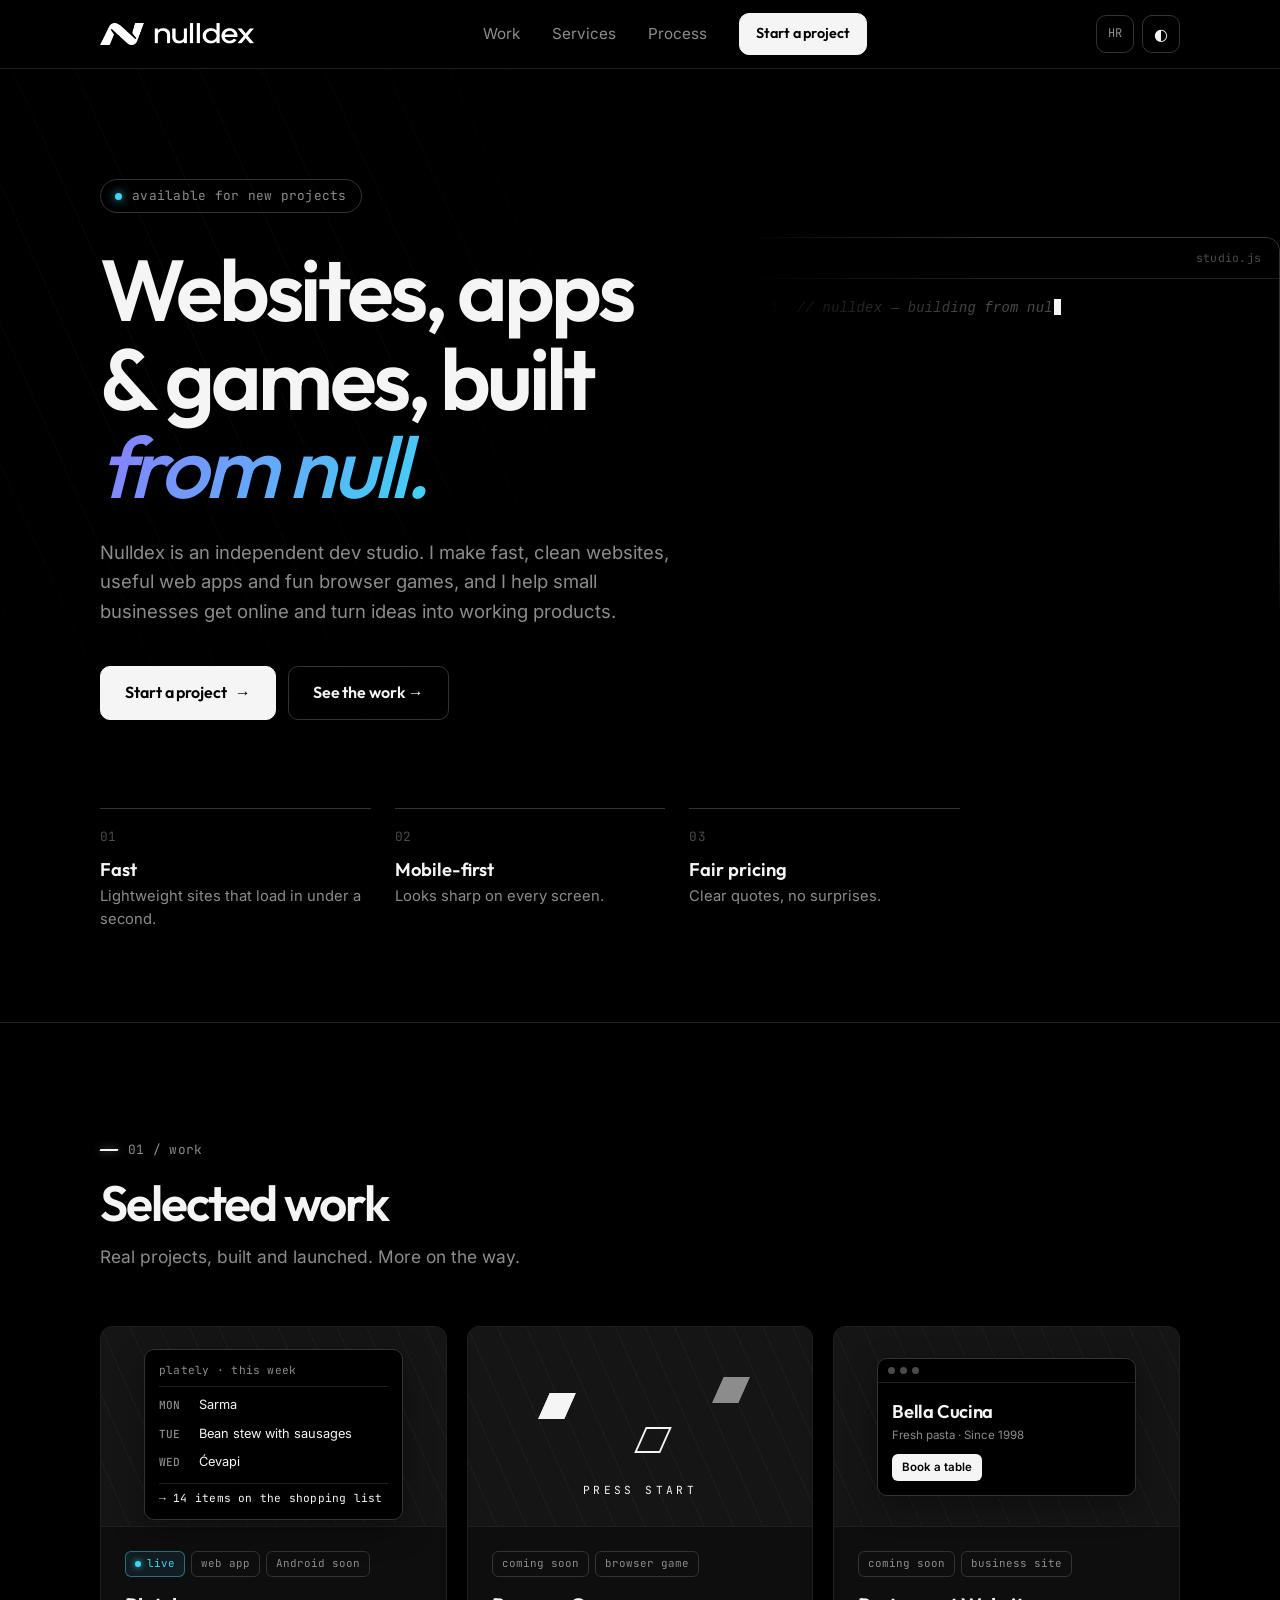
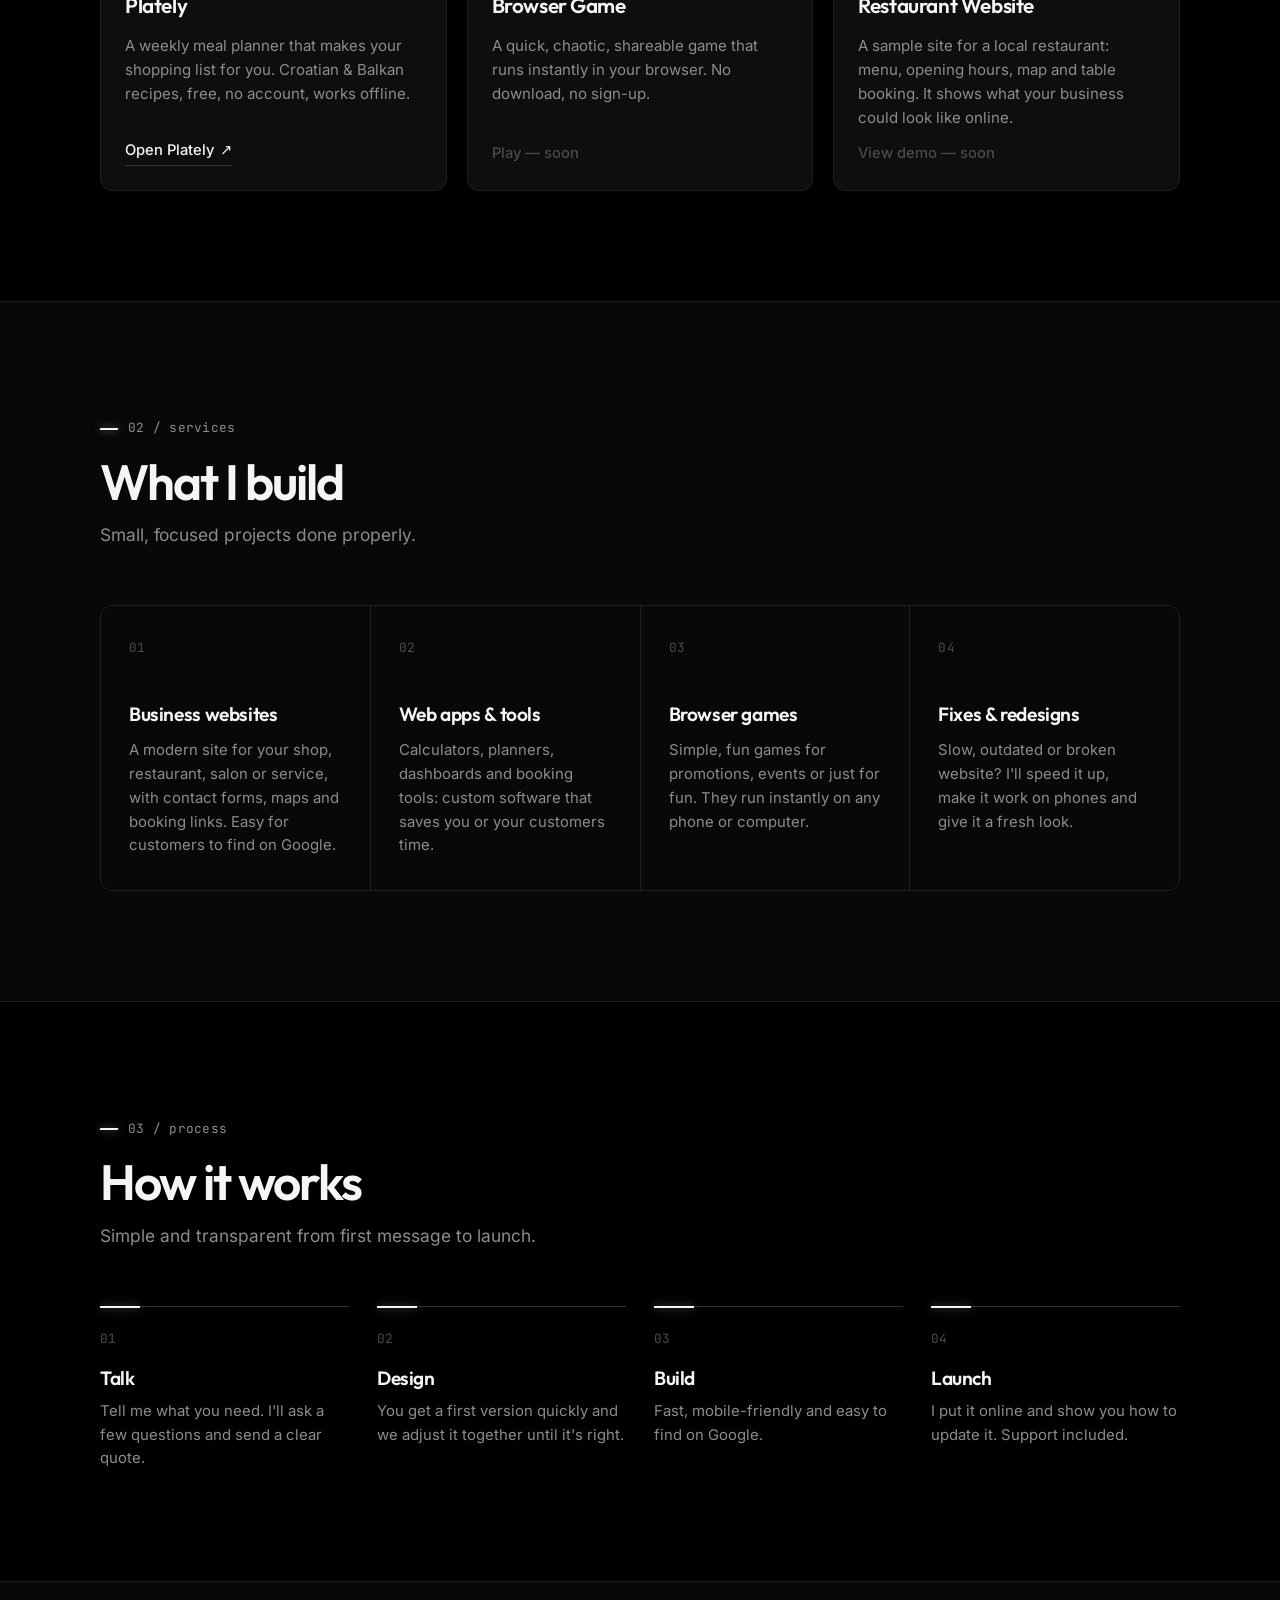
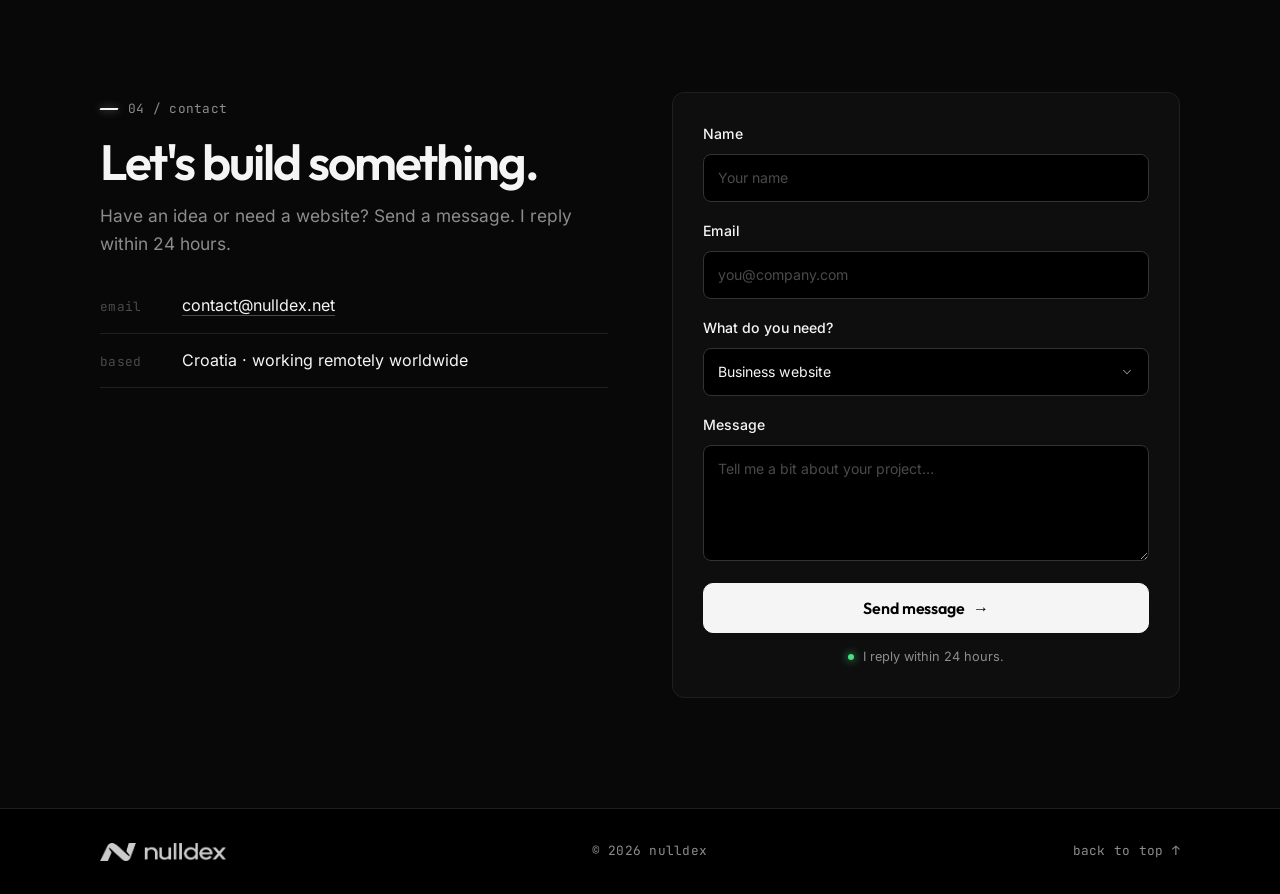
<file: index.html>
<!doctype html>
<html lang="en">
<head>
  <meta charset="utf-8">
  <meta name="viewport" content="width=device-width, initial-scale=1">
  <title>Nulldex — Websites, Apps & Games</title>
  <meta name="description" content="Nulldex is an independent dev studio building fast websites, useful web apps and browser games.">
  <meta name="theme-color" content="#000000">
  <link rel="icon" type="image/png" href="/assets/favicon-64.png">
  <link rel="apple-touch-icon" href="/assets/apple-touch-icon.png">
  <meta property="og:title" content="Nulldex — Websites, Apps & Games">
  <meta property="og:description" content="Independent dev studio building fast websites, useful web apps and browser games.">
  <meta property="og:image" content="https://nulldex.net/assets/icon-512.png">
  <link rel="preload" href="/assets/fonts/outfit.woff2" as="font" type="font/woff2" crossorigin>
  <link rel="preload" href="/assets/fonts/inter.woff2" as="font" type="font/woff2" crossorigin>
  <link rel="preload" href="/assets/fonts/jetbrains-mono.woff2" as="font" type="font/woff2" crossorigin>
  <link rel="stylesheet" href="/style.css?v=6">
  <link rel="alternate" hreflang="en" href="https://nulldex.net/">
  <link rel="alternate" hreflang="hr" href="https://nulldex.net/hr/">
  <link rel="alternate" hreflang="x-default" href="https://nulldex.net/">
  <script>try{var t=localStorage.getItem("theme");if(t)document.documentElement.dataset.theme=t;}catch(e){}</script>
</head>
<body>
  <header class="nav">
    <div class="container nav-inner">
      <a href="#top" class="logo" aria-label="Nulldex home"><img src="/assets/logo-full.png" alt="nulldex" class="logo-img" width="154" height="22"></a>
      <nav class="nav-links" id="navLinks">
        <a href="#work">Work</a>
        <a href="#services">Services</a>
        <a href="#process">Process</a>
        <a href="#contact" class="btn btn-small">Start a project</a>
      </nav>
      <div class="nav-actions">
        <a href="/hr/" class="icon-btn lang-btn mono" data-lang="hr" hreflang="hr" title="Hrvatski">HR</a>
        <button class="icon-btn" id="themeToggle" aria-label="Toggle light / dark">◐</button>
        <button class="icon-btn menu-btn" id="menuBtn" aria-label="Open menu">☰</button>
      </div>
    </div>
  </header>

  <main id="top">
    <!-- HERO -->
    <section class="hero">
      <div class="hero-code" aria-hidden="true">
        <div class="code-window">
          <div class="code-bar"><span class="mono" id="codeFile">studio.js</span></div>
          <pre class="code mono"><code id="typed"></code></pre>
        </div>
      </div>
      <div class="container hero-inner">
        <p class="eyebrow mono"><span class="dot"></span> available for new projects</p>
        <h1>Websites, apps<br>&amp; games, built<br><span class="slant">from null.</span></h1>
        <p class="lead">
          Nulldex is an independent dev studio. I make fast, clean websites, useful web apps and fun browser games,
          and I help small businesses get online and turn ideas into working products.
        </p>
        <div class="hero-ctas">
          <a href="#contact" class="btn">Start a project</a>
          <a href="#work" class="btn btn-ghost">See the work →</a>
        </div>
        <ul class="stats">
          <li><span class="mono">01</span><strong>Fast</strong><p>Lightweight sites that load in under a second.</p></li>
          <li><span class="mono">02</span><strong>Mobile-first</strong><p>Looks sharp on every screen.</p></li>
          <li><span class="mono">03</span><strong>Fair pricing</strong><p>Clear quotes, no surprises.</p></li>
        </ul>
      </div>
    </section>

    <!-- WORK -->
    <section id="work" class="section">
      <div class="container">
        <div class="section-head">
          <span class="section-label mono">01 / work</span>
          <h2 class="section-title">Selected work</h2>
          <p class="section-sub">Real projects, built and launched. More on the way.</p>
        </div>

        <div class="projects">
          <article class="project">
            <div class="project-thumb" translate="no">
              <div class="mock">
                <div class="mock-head mono">plately · this week</div>
                <div class="mock-row"><b class="mono">MON</b> Sarma</div>
                <div class="mock-row"><b class="mono">TUE</b> Bean stew with sausages</div>
                <div class="mock-row"><b class="mono">WED</b> Ćevapi</div>
                <div class="mock-foot mono">→ 14 items on the shopping list</div>
              </div>
            </div>
            <div class="project-body">
              <div class="tags"><span class="tag tag-active"><span class="tag-dot"></span>live</span><span class="tag">web app</span><span class="tag">Android soon</span></div>
              <h3>Plately</h3>
              <p>A weekly meal planner that makes your shopping list for you. Croatian &amp; Balkan recipes, free, no account, works offline.</p>
              <a class="link link-live" href="https://plately.nulldex.net" target="_blank" rel="noopener">Open Plately <span aria-hidden="true">↗</span></a>
            </div>
          </article>

          <article class="project">
            <div class="project-thumb" translate="no">
              <div class="game-art">
                <span class="pix p1"></span><span class="pix p2"></span><span class="pix p3"></span>
                <span class="game-label mono">press start</span>
              </div>
            </div>
            <div class="project-body">
              <div class="tags"><span class="tag">coming soon</span><span class="tag">browser game</span></div>
              <h3>Browser Game</h3>
              <p>A quick, chaotic, shareable game that runs instantly in your browser. No download, no sign-up.</p>
              <a class="link" href="#" aria-disabled="true">Play — soon</a>
            </div>
          </article>

          <article class="project">
            <div class="project-thumb" translate="no">
              <div class="mock mock-site">
                <div class="mock-bar"><i></i><i></i><i></i></div>
                <div class="mock-hero">Bella Cucina</div>
                <div class="mock-sub">Fresh pasta · Since 1998</div>
                <div class="mock-btn">Book a table</div>
              </div>
            </div>
            <div class="project-body">
              <div class="tags"><span class="tag">coming soon</span><span class="tag">business site</span></div>
              <h3>Restaurant Website</h3>
              <p>A sample site for a local restaurant: menu, opening hours, map and table booking. It shows what your business could look like online.</p>
              <a class="link" href="#" aria-disabled="true">View demo — soon</a>
            </div>
          </article>
        </div>
      </div>
    </section>

    <!-- SERVICES -->
    <section id="services" class="section section-alt">
      <div class="container">
        <div class="section-head">
          <span class="section-label mono">02 / services</span>
          <h2 class="section-title">What I build</h2>
          <p class="section-sub">Small, focused projects done properly.</p>
        </div>
        <div class="cards">
          <div class="card">
            <span class="card-num mono">01</span>
            <h3>Business websites</h3>
            <p>A modern site for your shop, restaurant, salon or service, with contact forms, maps and booking links. Easy for customers to find on Google.</p>
          </div>
          <div class="card">
            <span class="card-num mono">02</span>
            <h3>Web apps &amp; tools</h3>
            <p>Calculators, planners, dashboards and booking tools: custom software that saves you or your customers time.</p>
          </div>
          <div class="card">
            <span class="card-num mono">03</span>
            <h3>Browser games</h3>
            <p>Simple, fun games for promotions, events or just for fun. They run instantly on any phone or computer.</p>
          </div>
          <div class="card">
            <span class="card-num mono">04</span>
            <h3>Fixes &amp; redesigns</h3>
            <p>Slow, outdated or broken website? I'll speed it up, make it work on phones and give it a fresh look.</p>
          </div>
        </div>
      </div>
    </section>

    <!-- PROCESS -->
    <section id="process" class="section">
      <div class="container">
        <div class="section-head">
          <span class="section-label mono">03 / process</span>
          <h2 class="section-title">How it works</h2>
          <p class="section-sub">Simple and transparent from first message to launch.</p>
        </div>
        <ol class="steps">
          <li><span class="step-num mono">01</span><h3>Talk</h3><p>Tell me what you need. I'll ask a few questions and send a clear quote.</p></li>
          <li><span class="step-num mono">02</span><h3>Design</h3><p>You get a first version quickly and we adjust it together until it's right.</p></li>
          <li><span class="step-num mono">03</span><h3>Build</h3><p>Fast, mobile-friendly and easy to find on Google.</p></li>
          <li><span class="step-num mono">04</span><h3>Launch</h3><p>I put it online and show you how to update it. Support included.</p></li>
        </ol>
      </div>
    </section>

    <!-- CONTACT -->
    <section id="contact" class="section section-alt">
      <div class="container contact">
        <div>
          <span class="section-label mono">04 / contact</span>
          <h2 class="section-title">Let's build something.</h2>
          <p class="section-sub">Have an idea or need a website? Send a message. I reply within 24 hours.</p>
          <ul class="contact-list">
            <li><span class="mono">email</span><a href="mailto:contact@nulldex.net">contact@nulldex.net</a></li>
            <li><span class="mono">based</span>Croatia · working remotely worldwide</li>
          </ul>
        </div>
        <form class="form" id="contactForm">
          <label>Name<input type="text" name="name" required placeholder="Your name"></label>
          <label>Email<input type="email" name="email" required placeholder="you@company.com"></label>
          <label>What do you need?
            <select name="type">
              <option>Business website</option>
              <option>Web app / tool</option>
              <option>Browser game</option>
              <option>Fix / redesign</option>
              <option>Something else</option>
            </select>
          </label>
          <label>Message<textarea name="message" rows="4" required placeholder="Tell me a bit about your project…"></textarea></label>
          <input type="text" name="website" class="hp" tabindex="-1" autocomplete="off" aria-hidden="true">
          <button class="btn" type="submit">Send message</button>
          <p class="form-note" id="formNote" role="status">I reply within 24 hours.</p>
        </form>
      </div>
    </section>
  </main>

  <footer class="footer">
    <div class="container footer-inner">
      <img src="/assets/logo-full.png" alt="nulldex" class="logo-img footer-logo" width="126" height="18" loading="lazy">
      <span class="mono">© <span id="year"></span> nulldex</span>
      <a href="#top" class="mono">back to top ↑</a>
    </div>
  </footer>

  <script src="/script.js?v=4"></script>
</body>
</html>
</file>
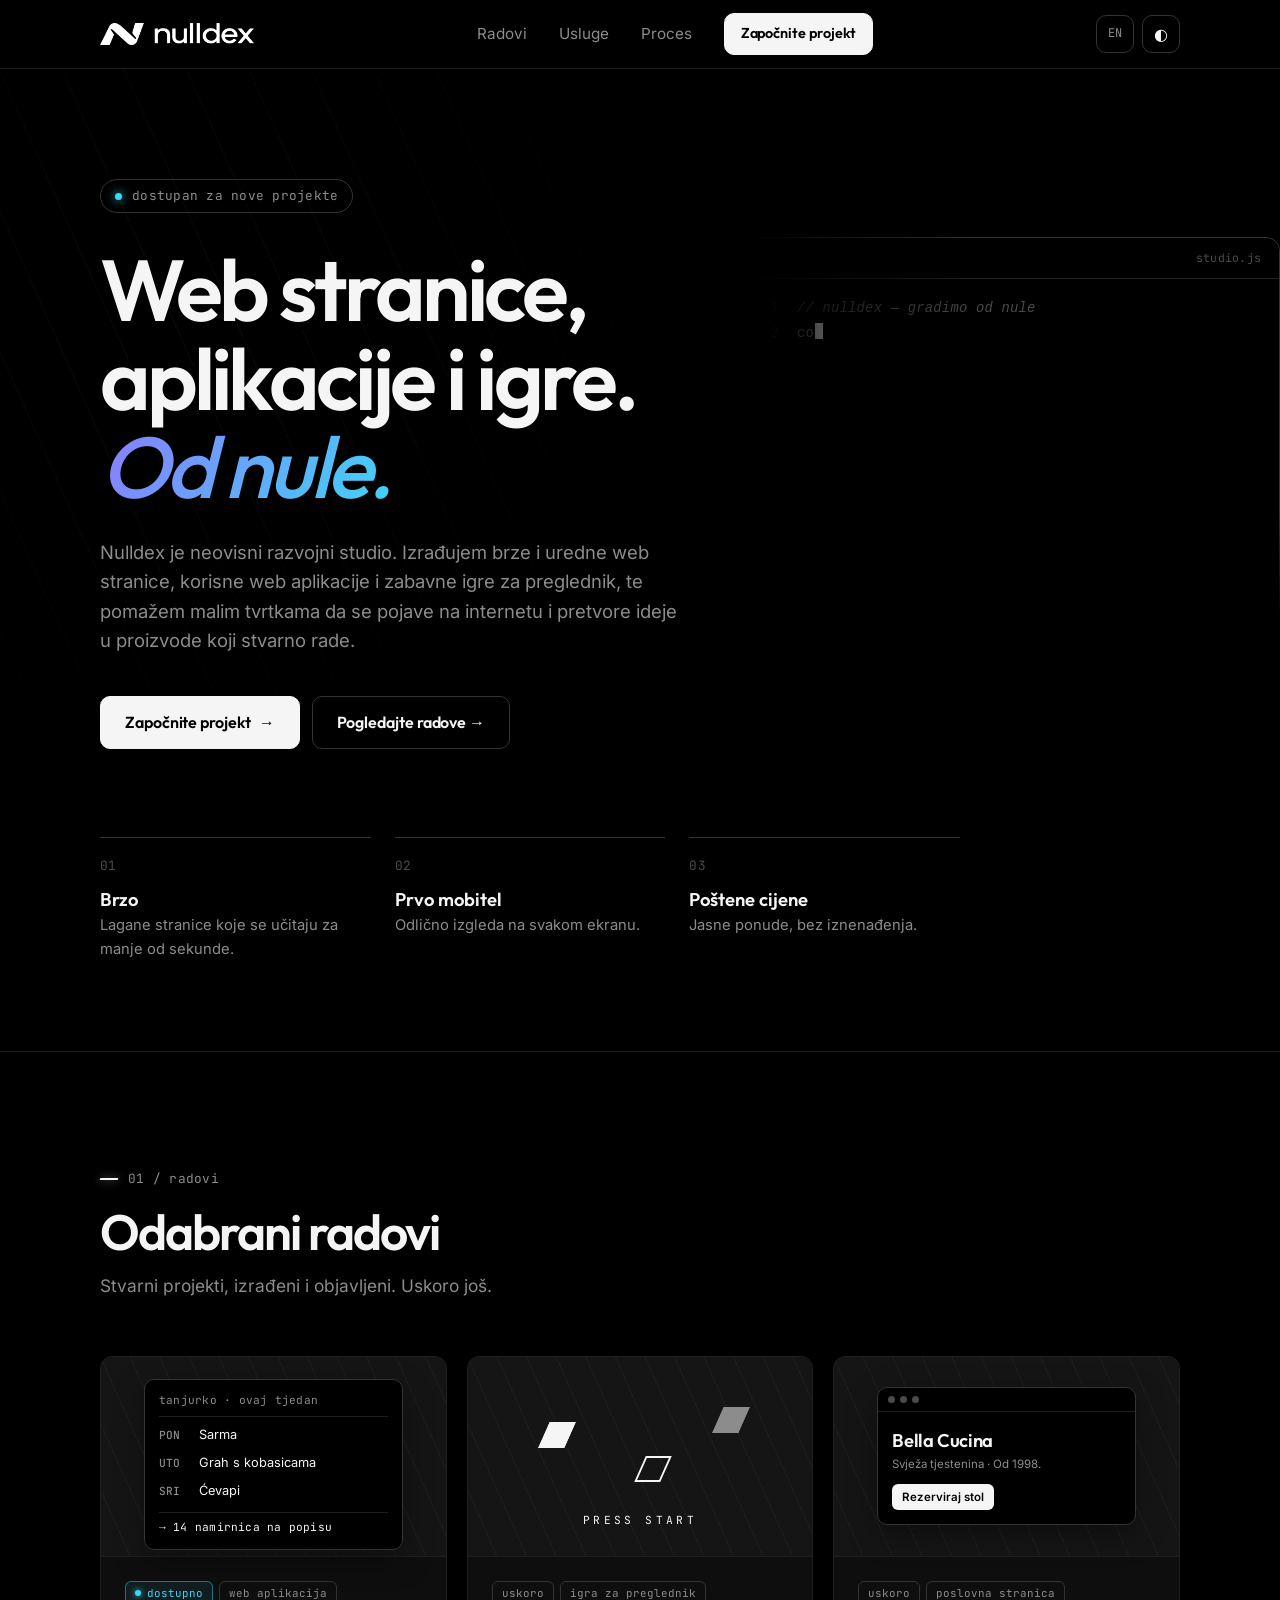
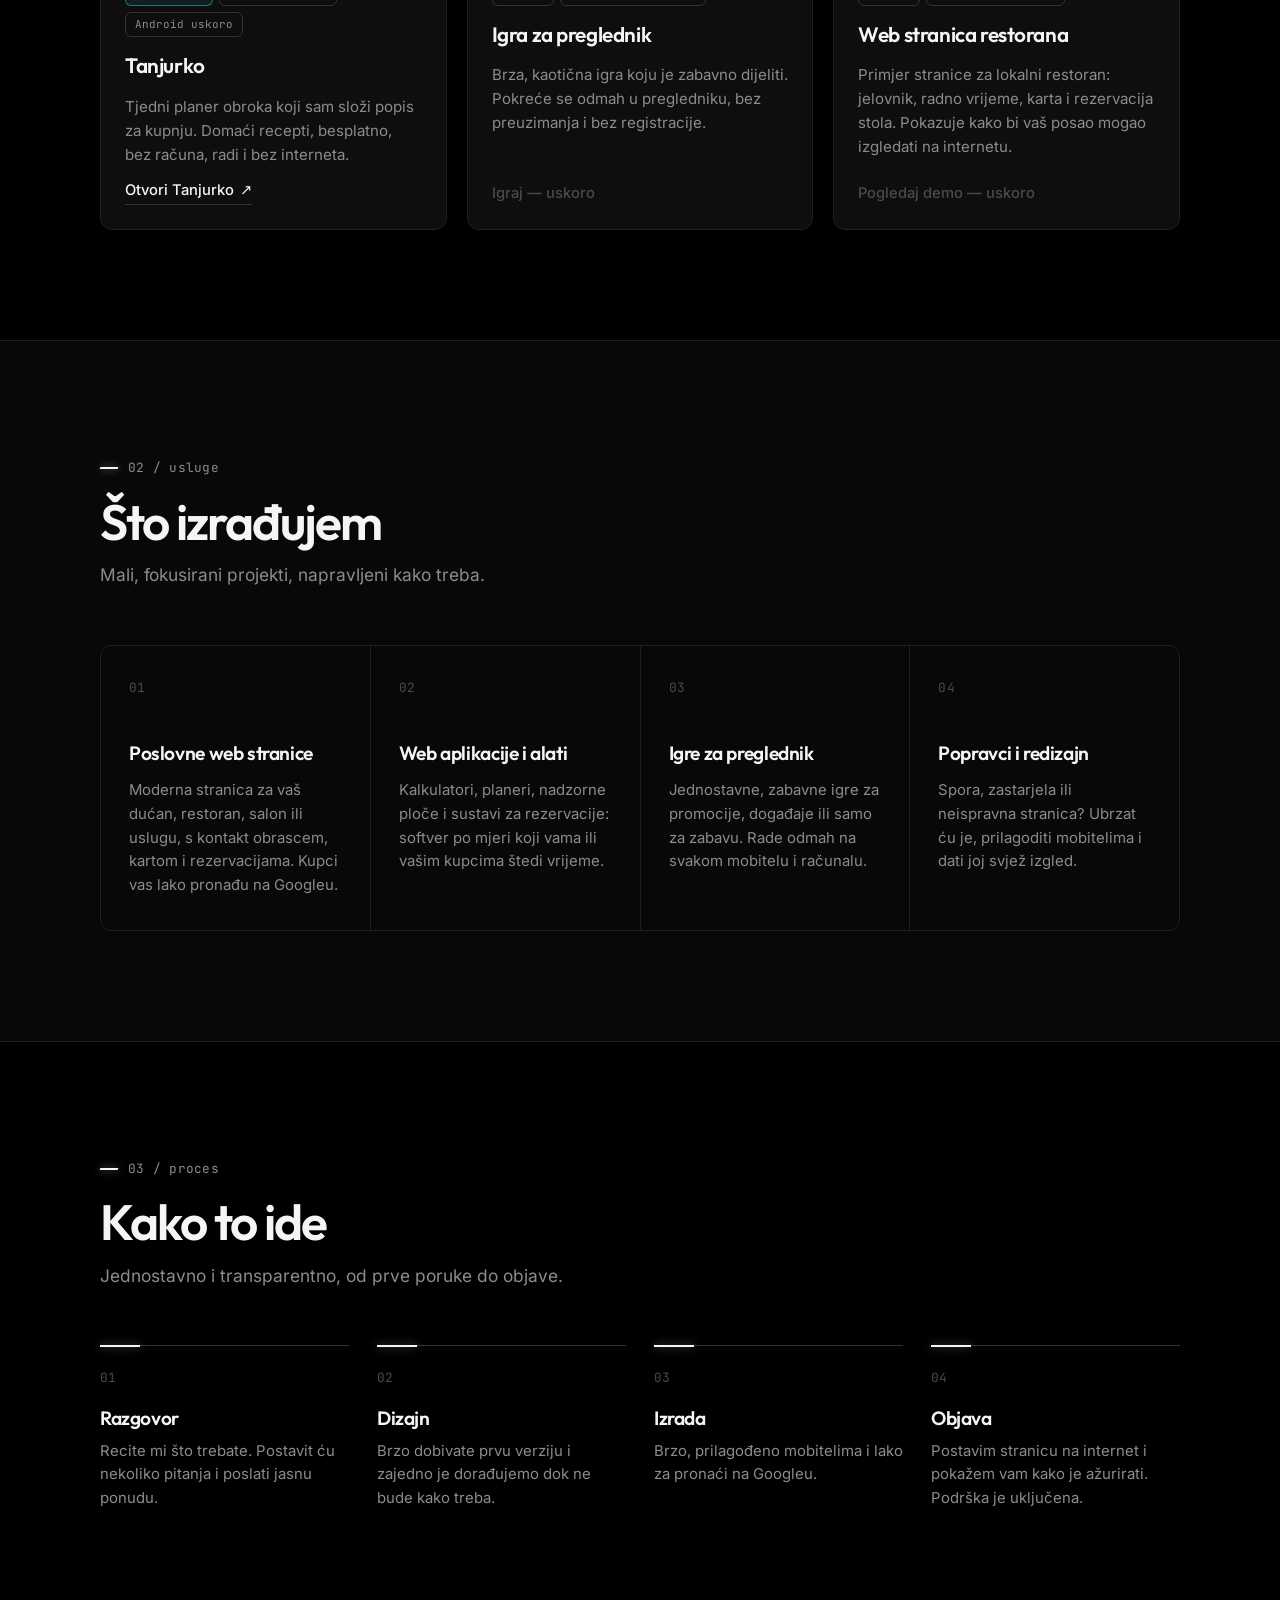
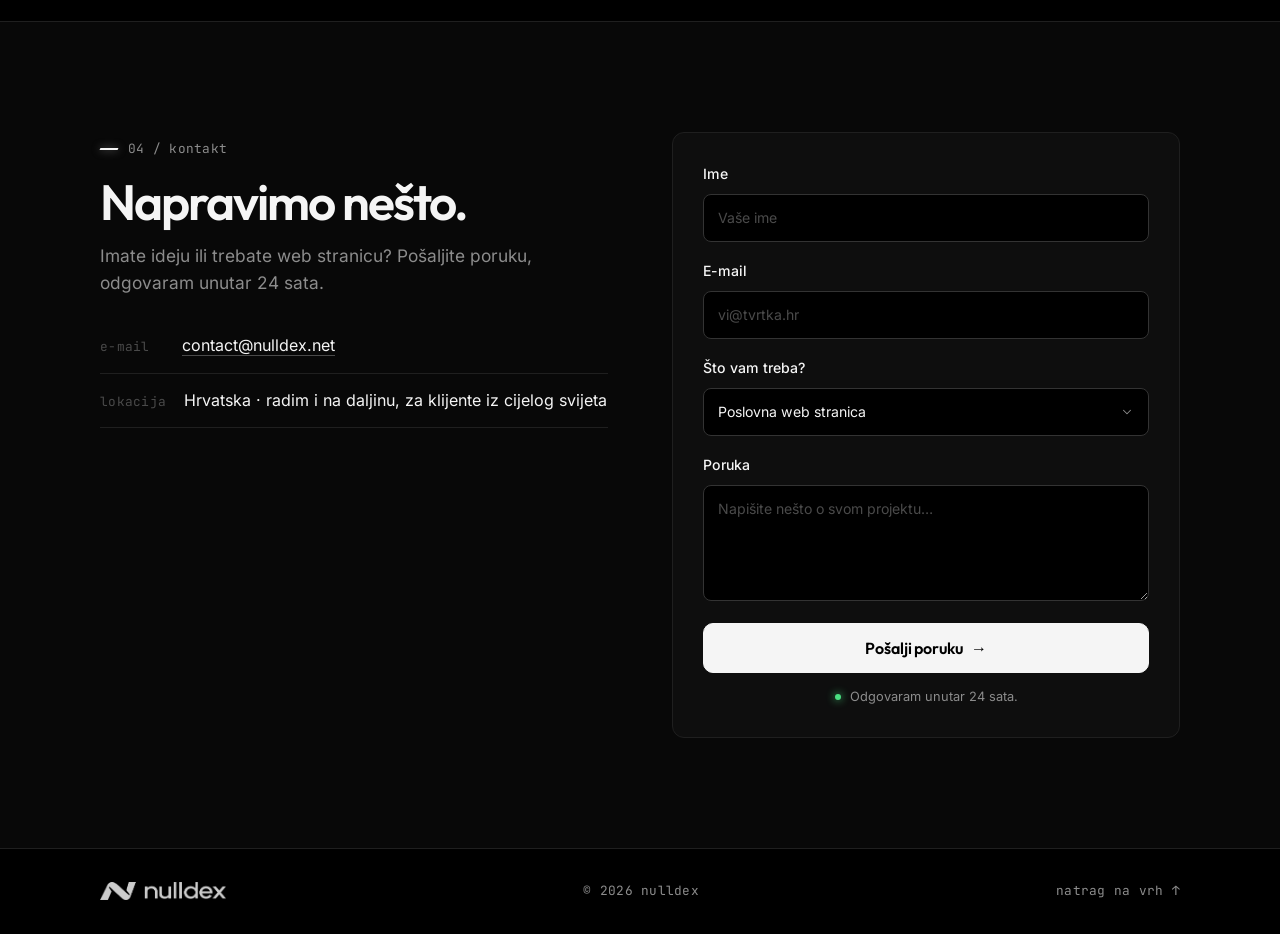
<file: hr/index.html>
<!doctype html>
<html lang="hr">
<head>
  <meta charset="utf-8">
  <meta name="viewport" content="width=device-width, initial-scale=1">
  <title>Nulldex — Web stranice, aplikacije i igre</title>
  <meta name="description" content="Nulldex je neovisni razvojni studio koji izrađuje brze web stranice, korisne web aplikacije i igre za preglednik.">
  <meta name="theme-color" content="#000000">
  <link rel="icon" type="image/png" href="/assets/favicon-64.png">
  <link rel="apple-touch-icon" href="/assets/apple-touch-icon.png">
  <meta property="og:title" content="Nulldex — Web stranice, aplikacije i igre">
  <meta property="og:description" content="Neovisni razvojni studio: brze web stranice, korisne web aplikacije i igre za preglednik.">
  <meta property="og:image" content="https://nulldex.net/assets/icon-512.png">
  <meta property="og:locale" content="hr_HR">
  <link rel="preload" href="/assets/fonts/outfit.woff2" as="font" type="font/woff2" crossorigin>
  <link rel="preload" href="/assets/fonts/inter.woff2" as="font" type="font/woff2" crossorigin>
  <link rel="preload" href="/assets/fonts/jetbrains-mono.woff2" as="font" type="font/woff2" crossorigin>
  <link rel="preload" href="/assets/fonts/outfit-ext.woff2" as="font" type="font/woff2" crossorigin>
  <link rel="preload" href="/assets/fonts/inter-ext.woff2" as="font" type="font/woff2" crossorigin>
  <link rel="stylesheet" href="/style.css?v=6">
  <link rel="alternate" hreflang="en" href="https://nulldex.net/">
  <link rel="alternate" hreflang="hr" href="https://nulldex.net/hr/">
  <link rel="alternate" hreflang="x-default" href="https://nulldex.net/">
  <script>try{var t=localStorage.getItem("theme");if(t)document.documentElement.dataset.theme=t;}catch(e){}</script>
</head>
<body>
  <header class="nav">
    <div class="container nav-inner">
      <a href="#top" class="logo" aria-label="Nulldex početna"><img src="/assets/logo-full.png" alt="nulldex" class="logo-img" width="154" height="22"></a>
      <nav class="nav-links" id="navLinks">
        <a href="#work">Radovi</a>
        <a href="#services">Usluge</a>
        <a href="#process">Proces</a>
        <a href="#contact" class="btn btn-small">Započnite projekt</a>
      </nav>
      <div class="nav-actions">
        <a href="/" class="icon-btn lang-btn mono" data-lang="en" hreflang="en" title="English">EN</a>
        <button class="icon-btn" id="themeToggle" aria-label="Promijeni svijetlu / tamnu temu">◐</button>
        <button class="icon-btn menu-btn" id="menuBtn" aria-label="Otvori izbornik">☰</button>
      </div>
    </div>
  </header>

  <main id="top">
    <!-- HERO -->
    <section class="hero">
      <div class="hero-code" aria-hidden="true">
        <div class="code-window">
          <div class="code-bar"><span class="mono" id="codeFile">studio.js</span></div>
          <pre class="code mono"><code id="typed"></code></pre>
        </div>
      </div>
      <div class="container hero-inner">
        <p class="eyebrow mono"><span class="dot"></span> dostupan za nove projekte</p>
        <h1>Web stranice,<br>aplikacije i igre.<br><span class="slant">Od nule.</span></h1>
        <p class="lead">
          Nulldex je neovisni razvojni studio. Izrađujem brze i uredne web stranice, korisne web aplikacije i zabavne igre za preglednik,
          te pomažem malim tvrtkama da se pojave na internetu i pretvore ideje u proizvode koji stvarno rade.
        </p>
        <div class="hero-ctas">
          <a href="#contact" class="btn">Započnite projekt</a>
          <a href="#work" class="btn btn-ghost">Pogledajte radove →</a>
        </div>
        <ul class="stats">
          <li><span class="mono">01</span><strong>Brzo</strong><p>Lagane stranice koje se učitaju za manje od sekunde.</p></li>
          <li><span class="mono">02</span><strong>Prvo mobitel</strong><p>Odlično izgleda na svakom ekranu.</p></li>
          <li><span class="mono">03</span><strong>Poštene cijene</strong><p>Jasne ponude, bez iznenađenja.</p></li>
        </ul>
      </div>
    </section>

    <!-- RADOVI -->
    <section id="work" class="section">
      <div class="container">
        <div class="section-head">
          <span class="section-label mono">01 / radovi</span>
          <h2 class="section-title">Odabrani radovi</h2>
          <p class="section-sub">Stvarni projekti, izrađeni i objavljeni. Uskoro još.</p>
        </div>

        <div class="projects">
          <article class="project">
            <div class="project-thumb" translate="no">
              <div class="mock">
                <div class="mock-head mono">tanjurko · ovaj tjedan</div>
                <div class="mock-row"><b class="mono">PON</b> Sarma</div>
                <div class="mock-row"><b class="mono">UTO</b> Grah s kobasicama</div>
                <div class="mock-row"><b class="mono">SRI</b> Ćevapi</div>
                <div class="mock-foot mono">→ 14 namirnica na popisu</div>
              </div>
            </div>
            <div class="project-body">
              <div class="tags"><span class="tag tag-active"><span class="tag-dot"></span>dostupno</span><span class="tag">web aplikacija</span><span class="tag">Android uskoro</span></div>
              <h3>Tanjurko</h3>
              <p>Tjedni planer obroka koji sam složi popis za kupnju. Domaći recepti, besplatno, bez računa, radi i bez interneta.</p>
              <a class="link link-live" href="https://plately.nulldex.net" target="_blank" rel="noopener">Otvori Tanjurko <span aria-hidden="true">↗</span></a>
            </div>
          </article>

          <article class="project">
            <div class="project-thumb" translate="no">
              <div class="game-art">
                <span class="pix p1"></span><span class="pix p2"></span><span class="pix p3"></span>
                <span class="game-label mono">press start</span>
              </div>
            </div>
            <div class="project-body">
              <div class="tags"><span class="tag">uskoro</span><span class="tag">igra za preglednik</span></div>
              <h3>Igra za preglednik</h3>
              <p>Brza, kaotična igra koju je zabavno dijeliti. Pokreće se odmah u pregledniku, bez preuzimanja i bez registracije.</p>
              <a class="link" href="#" aria-disabled="true">Igraj — uskoro</a>
            </div>
          </article>

          <article class="project">
            <div class="project-thumb" translate="no">
              <div class="mock mock-site">
                <div class="mock-bar"><i></i><i></i><i></i></div>
                <div class="mock-hero">Bella Cucina</div>
                <div class="mock-sub">Svježa tjestenina · Od 1998.</div>
                <div class="mock-btn">Rezerviraj stol</div>
              </div>
            </div>
            <div class="project-body">
              <div class="tags"><span class="tag">uskoro</span><span class="tag">poslovna stranica</span></div>
              <h3>Web stranica restorana</h3>
              <p>Primjer stranice za lokalni restoran: jelovnik, radno vrijeme, karta i rezervacija stola. Pokazuje kako bi vaš posao mogao izgledati na internetu.</p>
              <a class="link" href="#" aria-disabled="true">Pogledaj demo — uskoro</a>
            </div>
          </article>
        </div>
      </div>
    </section>

    <!-- USLUGE -->
    <section id="services" class="section section-alt">
      <div class="container">
        <div class="section-head">
          <span class="section-label mono">02 / usluge</span>
          <h2 class="section-title">Što izrađujem</h2>
          <p class="section-sub">Mali, fokusirani projekti, napravljeni kako treba.</p>
        </div>
        <div class="cards">
          <div class="card">
            <span class="card-num mono">01</span>
            <h3>Poslovne web stranice</h3>
            <p>Moderna stranica za vaš dućan, restoran, salon ili uslugu, s kontakt obrascem, kartom i rezervacijama. Kupci vas lako pronađu na Googleu.</p>
          </div>
          <div class="card">
            <span class="card-num mono">02</span>
            <h3>Web aplikacije i alati</h3>
            <p>Kalkulatori, planeri, nadzorne ploče i sustavi za rezervacije: softver po mjeri koji vama ili vašim kupcima štedi vrijeme.</p>
          </div>
          <div class="card">
            <span class="card-num mono">03</span>
            <h3>Igre za preglednik</h3>
            <p>Jednostavne, zabavne igre za promocije, događaje ili samo za zabavu. Rade odmah na svakom mobitelu i računalu.</p>
          </div>
          <div class="card">
            <span class="card-num mono">04</span>
            <h3>Popravci i redizajn</h3>
            <p>Spora, zastarjela ili neispravna stranica? Ubrzat ću je, prilagoditi mobitelima i dati joj svjež izgled.</p>
          </div>
        </div>
      </div>
    </section>

    <!-- PROCES -->
    <section id="process" class="section">
      <div class="container">
        <div class="section-head">
          <span class="section-label mono">03 / proces</span>
          <h2 class="section-title">Kako to ide</h2>
          <p class="section-sub">Jednostavno i transparentno, od prve poruke do objave.</p>
        </div>
        <ol class="steps">
          <li><span class="step-num mono">01</span><h3>Razgovor</h3><p>Recite mi što trebate. Postavit ću nekoliko pitanja i poslati jasnu ponudu.</p></li>
          <li><span class="step-num mono">02</span><h3>Dizajn</h3><p>Brzo dobivate prvu verziju i zajedno je dorađujemo dok ne bude kako treba.</p></li>
          <li><span class="step-num mono">03</span><h3>Izrada</h3><p>Brzo, prilagođeno mobitelima i lako za pronaći na Googleu.</p></li>
          <li><span class="step-num mono">04</span><h3>Objava</h3><p>Postavim stranicu na internet i pokažem vam kako je ažurirati. Podrška je uključena.</p></li>
        </ol>
      </div>
    </section>

    <!-- KONTAKT -->
    <section id="contact" class="section section-alt">
      <div class="container contact">
        <div>
          <span class="section-label mono">04 / kontakt</span>
          <h2 class="section-title">Napravimo nešto.</h2>
          <p class="section-sub">Imate ideju ili trebate web stranicu? Pošaljite poruku, odgovaram unutar 24 sata.</p>
          <ul class="contact-list">
            <li><span class="mono">e-mail</span><a href="mailto:contact@nulldex.net">contact@nulldex.net</a></li>
            <li><span class="mono">lokacija</span>Hrvatska · radim i na daljinu, za klijente iz cijelog svijeta</li>
          </ul>
        </div>
        <form class="form" id="contactForm">
          <label>Ime<input type="text" name="name" required placeholder="Vaše ime"></label>
          <label>E-mail<input type="email" name="email" required placeholder="vi@tvrtka.hr"></label>
          <label>Što vam treba?
            <select name="type">
              <option>Poslovna web stranica</option>
              <option>Web aplikacija / alat</option>
              <option>Igra za preglednik</option>
              <option>Popravak / redizajn</option>
              <option>Nešto drugo</option>
            </select>
          </label>
          <label>Poruka<textarea name="message" rows="4" required placeholder="Napišite nešto o svom projektu…"></textarea></label>
          <input type="text" name="website" class="hp" tabindex="-1" autocomplete="off" aria-hidden="true">
          <button class="btn" type="submit">Pošalji poruku</button>
          <p class="form-note" id="formNote" role="status">Odgovaram unutar 24 sata.</p>
        </form>
      </div>
    </section>
  </main>

  <footer class="footer">
    <div class="container footer-inner">
      <img src="/assets/logo-full.png" alt="nulldex" class="logo-img footer-logo" width="126" height="18" loading="lazy">
      <span class="mono">© <span id="year"></span> nulldex</span>
      <a href="#top" class="mono">natrag na vrh ↑</a>
    </div>
  </footer>

  <script src="/script.js?v=4"></script>
</body>
</html>
</file>
<file: style.css>
/* ===== Fonts (self-hosted, variable) ===== */
/* basic latin */
@font-face { font-family: "Outfit"; src: url("assets/fonts/outfit.woff2") format("woff2"); font-weight: 100 900; font-display: swap;
  unicode-range: U+0000-00FF, U+0131, U+0152-0153, U+02BB-02BC, U+02C6, U+02DA, U+02DC, U+0304, U+0308, U+0329, U+2000-206F, U+20AC, U+2122, U+2191, U+2193, U+2212, U+2215, U+FEFF, U+FFFD; }
@font-face { font-family: "Inter"; src: url("assets/fonts/inter.woff2") format("woff2"); font-weight: 100 900; font-display: swap;
  unicode-range: U+0000-00FF, U+0131, U+0152-0153, U+02BB-02BC, U+02C6, U+02DA, U+02DC, U+0304, U+0308, U+0329, U+2000-206F, U+20AC, U+2122, U+2191, U+2193, U+2212, U+2215, U+FEFF, U+FFFD; }
@font-face { font-family: "JetBrains Mono"; src: url("assets/fonts/jetbrains-mono.woff2") format("woff2"); font-weight: 100 800; font-display: swap;
  unicode-range: U+0000-00FF, U+0131, U+0152-0153, U+02BB-02BC, U+02C6, U+02DA, U+02DC, U+0304, U+0308, U+0329, U+2000-206F, U+20AC, U+2122, U+2191, U+2193, U+2212, U+2215, U+FEFF, U+FFFD; }
/* extended latin: č ć š ž đ etc. (only downloaded when a page uses them) */
@font-face { font-family: "Outfit"; src: url("assets/fonts/outfit-ext.woff2") format("woff2"); font-weight: 100 900; font-display: swap;
  unicode-range: U+0100-02BA, U+02BD-02C5, U+02C7-02CC, U+02CE-02D7, U+02DD-02FF, U+0304, U+0308, U+0329, U+1D00-1DBF, U+1E00-1E9F, U+1EF2-1EFF, U+2020, U+20A0-20AB, U+20AD-20C4, U+2113, U+2C60-2C7F, U+A720-A7FF; }
@font-face { font-family: "Inter"; src: url("assets/fonts/inter-ext.woff2") format("woff2"); font-weight: 100 900; font-display: swap;
  unicode-range: U+0100-02BA, U+02BD-02C5, U+02C7-02CC, U+02CE-02D7, U+02DD-02FF, U+0304, U+0308, U+0329, U+1D00-1DBF, U+1E00-1E9F, U+1EF2-1EFF, U+2020, U+20A0-20AB, U+20AD-20C4, U+2113, U+2C60-2C7F, U+A720-A7FF; }
@font-face { font-family: "JetBrains Mono"; src: url("assets/fonts/jetbrains-mono-ext.woff2") format("woff2"); font-weight: 100 800; font-display: swap;
  unicode-range: U+0100-02BA, U+02BD-02C5, U+02C7-02CC, U+02CE-02D7, U+02DD-02FF, U+0304, U+0308, U+0329, U+1D00-1DBF, U+1E00-1E9F, U+1EF2-1EFF, U+2020, U+20A0-20AB, U+20AD-20C4, U+2113, U+2C60-2C7F, U+A720-A7FF; }

/* ===== Nulldex — monochrome theme ===== */
:root {
  --bg: #000000;
  --bg-alt: #080808;
  --surface: #0e0e0e;
  --surface-2: #151515;
  --text: #f5f5f5;
  --muted: #8c8c8c;
  --faint: #4a4a4a;
  --border: #1f1f1f;
  --border-strong: #333333;
  --invert-bg: #f5f5f5;
  --invert-text: #000000;
  --logo-filter: none;
  --accent: #8b7bff;
  --accent-2: #3dd6f5;
  --accent-grad: linear-gradient(120deg, var(--accent), var(--accent-2));
  --line: rgba(255,255,255,.035);
  --radius: 12px;
  --ease: cubic-bezier(.2,.7,.2,1);
  /* light is the only accent: a soft white glow on hover / focus */
  /* layered soft shadows: each one faint, together a smooth fade with no visible edge */
  /* short, tight glows: they fade out within ~20px, so no colour bands (rings) show on the near-black background */
  --glow: 0 0 0 1px rgba(255,255,255,.07), 0 0 10px rgba(255,255,255,.05);
  --btn-glow: 0 0 0 1px rgba(255,255,255,.14), 0 0 6px rgba(255,255,255,.16), 0 0 18px rgba(255,255,255,.08);
  --focus: 0 0 0 3px rgba(255,255,255,.08);
  --focus-border: #6a6a6a;
  --slant: -24deg;
  color-scheme: dark;
}
:root[data-theme="light"] {
  --bg: #fafafa;
  --bg-alt: #f1f1f1;
  --surface: #ffffff;
  --surface-2: #f4f4f4;
  --text: #0a0a0a;
  --muted: #5f5f5f;
  --faint: #b5b5b5;
  --border: #e3e3e3;
  --border-strong: #cfcfcf;
  --invert-bg: #0a0a0a;
  --invert-text: #ffffff;
  --logo-filter: invert(1);
  --accent: #6a55f5;
  --accent-2: #0bb5d8;
  --line: rgba(0,0,0,.05);
  --glow: 0 0 0 1px rgba(0,0,0,.05), 0 10px 28px -14px rgba(0,0,0,.35);
  --btn-glow: 0 12px 28px -12px rgba(0,0,0,.55);
  --focus: 0 0 0 3px rgba(0,0,0,.07);
  --focus-border: #8a8a8a;
  color-scheme: light;
}

* { box-sizing: border-box; margin: 0; padding: 0; }
body {
  font-family: "Inter", system-ui, sans-serif;
  background: var(--bg); color: var(--text);
  line-height: 1.6; -webkit-font-smoothing: antialiased;
  overflow-x: hidden;
}
a { color: inherit; text-decoration: none; }
h1, h2, h3, .btn { font-family: "Outfit", "Inter", sans-serif; }
.mono { font-family: "JetBrains Mono", ui-monospace, monospace; font-size: .8rem; letter-spacing: .02em; }
.container { max-width: 1120px; margin: 0 auto; padding: 0 20px; }
::selection { background: var(--text); color: var(--bg); }
/* thin scrollbar in the site style */
html { scrollbar-width: thin; scrollbar-color: var(--border-strong) var(--bg); }
::-webkit-scrollbar { width: 10px; height: 10px; }
::-webkit-scrollbar-track { background: var(--bg); }
::-webkit-scrollbar-thumb { background: var(--border-strong); border-radius: 10px; border: 3px solid var(--bg); }
::-webkit-scrollbar-thumb:hover { background: var(--muted); }

/* ===== NAV ===== */
.nav {
  position: sticky; top: 0; z-index: 50;
  background: color-mix(in srgb, var(--bg) 80%, transparent);
  backdrop-filter: blur(12px); -webkit-backdrop-filter: blur(12px);
  border-bottom: 1px solid var(--border);
}
.nav-inner { display: flex; align-items: center; justify-content: space-between; height: 68px; }
.logo { display: flex; align-items: center; }
.logo-img { height: 22px; width: auto; filter: var(--logo-filter); display: block; }
.nav-links { display: flex; align-items: center; gap: 32px; font-size: .95rem; color: var(--muted); }
.nav-links a:not(.btn) { position: relative; transition: color .2s var(--ease); }
.nav-links a:not(.btn)::after { content: ""; position: absolute; left: 0; right: 0; bottom: -6px; height: 1px; background: var(--text);
  transform: scaleX(0); transform-origin: left; transition: transform .3s var(--ease); }
.nav-links a:not(.btn):hover { color: var(--text); }
.nav-links a:not(.btn):hover::after { transform: scaleX(1); }
.nav-actions { display: flex; gap: 8px; }
.icon-btn {
  width: 38px; height: 38px; border-radius: 10px; border: 1px solid var(--border-strong);
  background: transparent; color: var(--text); cursor: pointer; font-size: 1rem;
  transition: background .2s var(--ease), border-color .2s var(--ease), box-shadow .25s var(--ease), color .2s;
}
.icon-btn:hover { background: var(--surface-2); border-color: var(--muted); box-shadow: var(--glow); }
.menu-btn { display: none; }
.lang-btn { display: grid; place-items: center; width: auto; min-width: 38px; padding: 0 10px; font-size: .75rem; color: var(--muted); }
.lang-btn:hover { color: var(--text); }

/* ===== BUTTONS ===== */
.btn {
  display: inline-flex; align-items: center; gap: 8px;
  background: var(--invert-bg); color: var(--invert-text) !important;
  padding: 13px 24px; border-radius: 10px; font-weight: 600; border: 1px solid var(--invert-bg);
  cursor: pointer; font-size: 1rem; letter-spacing: -.005em;
  transition: transform .25s var(--ease), box-shadow .3s var(--ease), border-color .2s, background .2s, opacity .2s;
}
.btn:hover { transform: translateY(-1px); box-shadow: var(--btn-glow); }
.btn:active { transform: translateY(0); transition-duration: .08s; }
/* primary call-to-action buttons get an arrow that nudges forward on hover */
.hero-ctas .btn:not(.btn-ghost)::after, .form .btn::after { content: "→"; display: inline-block; transition: transform .3s var(--ease); }
.hero-ctas .btn:not(.btn-ghost):hover::after, .form .btn:hover::after { transform: translateX(3px); }
.btn-small { padding: 8px 16px; font-size: .9rem; }
.btn-ghost { background: transparent; color: var(--text) !important; border-color: var(--border-strong); }
.btn-ghost:hover { border-color: var(--muted); background: var(--surface); box-shadow: var(--glow); }

/* ===== HERO ===== */
.hero {
  position: relative; overflow: hidden;
  padding: 110px 0 90px;
  border-bottom: 1px solid var(--border);
}
/* slanted line texture, same angle as the N */
.hero::before {
  content: ""; position: absolute; inset: 0; pointer-events: none;
  background-image: repeating-linear-gradient(66deg, transparent 0 56px, var(--line) 56px 57px);
  /* lines live on the left/top and fade out before reaching the N */
  mask-image: radial-gradient(ellipse 55% 70% at 15% 25%, #000 0%, transparent 75%);
  -webkit-mask-image: radial-gradient(ellipse 55% 70% at 15% 25%, #000 0%, transparent 75%);
}
/* ----- self-typing code editor ----- */
.hero-code {
  position: absolute; inset: 0;
  display: flex; align-items: flex-start; justify-content: flex-end;
  padding-top: 168px; /* first code line lines up with the headline */
  /* sits right of the content column; on narrower screens it bleeds off the edge */
  padding-right: max(0px, calc((100vw - 1120px) / 2 - 90px));
  pointer-events: none; user-select: none;
}
.code-window {
  width: min(42vw, 560px);
  margin-right: clamp(-60px, calc((1280px - 100vw) * -0.3), 0px);
  background: transparent;              /* no big grey area -> no banding */
  border: 1px solid var(--border-strong); border-left: 0;   /* frame only on the right */
  border-radius: 0 14px 14px 0;
  overflow: hidden;
  /* fade towards the headline (left) and the bottom */
  -webkit-mask-image: linear-gradient(to right, transparent 0%, #000 45%), linear-gradient(to bottom, #000 72%, transparent 100%);
  -webkit-mask-composite: source-in;
  mask-image: linear-gradient(to right, transparent 0%, #000 45%), linear-gradient(to bottom, #000 72%, transparent 100%);
  mask-composite: intersect;
}
.code-bar { display: flex; justify-content: flex-end; padding: 11px 18px; border-bottom: 1px solid var(--border); }
.code-bar span { color: var(--faint); font-size: .72rem; }
.code {
  padding: 18px 20px 22px; height: 340px; overflow: hidden;
  font-size: .86rem; line-height: 1.75; color: var(--muted);
  counter-reset: ln; white-space: pre;
  transition: opacity .5s;
}
.code.fading { opacity: 0; }
.code .line { display: block; }
.code .line::before {
  counter-increment: ln; content: counter(ln);
  display: inline-block; width: 2ch; margin-right: 18px; text-align: right; color: var(--faint); opacity: .6;
}
.tk-c { color: var(--faint); font-style: italic; }
.tk-s { color: var(--accent-2); }
.tk-k { color: var(--accent); }
.tk-f { color: var(--text); }
.tk-n { color: var(--accent-2); }
.caret {
  display: inline-block; width: .55em; height: 1.15em; vertical-align: -0.2em; margin-left: 1px;
  background: var(--text); animation: blink 1s steps(1) infinite;
}
@keyframes blink { 50% { opacity: 0; } }
.hero-inner { position: relative; }
.eyebrow {
  display: inline-flex; align-items: center; gap: 10px; color: var(--muted);
  border: 1px solid var(--border-strong); padding: 6px 14px; border-radius: 999px; margin-bottom: 32px;
}
.dot { width: 7px; height: 7px; border-radius: 50%; background: var(--accent-2); box-shadow: 0 0 10px var(--accent-2); animation: pulse 2s infinite; }
@keyframes pulse { 50% { opacity: .25; } }
h1 {
  font-size: clamp(2.6rem, 7.2vw, 5.4rem); line-height: 1.02;
  letter-spacing: -.045em; font-weight: 600;
}
.slant {
  font-style: italic; font-weight: 500; padding-right: .08em;
  background: var(--accent-grad); -webkit-background-clip: text; background-clip: text; color: transparent;
}
.lead { font-size: 1.15rem; color: var(--muted); max-width: 580px; margin: 28px 0 40px; }
.hero-ctas { display: flex; gap: 12px; flex-wrap: wrap; }
.stats { list-style: none; display: grid; grid-template-columns: repeat(3, 1fr); gap: 24px; margin-top: 88px; max-width: 860px; }
.stats li { border-top: 1px solid var(--border-strong); padding-top: 18px; }
.stats .mono { color: var(--faint); display: block; margin-bottom: 8px; }
.stats strong { font-family: "Outfit", sans-serif; font-size: 1.15rem; font-weight: 600; display: block; }
.stats p { color: var(--muted); font-size: .92rem; }

/* ===== SECTIONS ===== */
.section { padding: 110px 0; border-bottom: 1px solid var(--border); }
.section-alt { background: var(--bg-alt); }
.section-head { margin-bottom: 56px; }
.section-label {
  display: inline-flex; align-items: center; gap: 10px; color: var(--muted); margin-bottom: 16px;
}
.section-label::before {
  content: ""; width: 18px; height: 2px; background: var(--text); box-shadow: 0 0 8px color-mix(in srgb, var(--text) 50%, transparent);
  transform: skewX(var(--slant)); display: inline-block;
}
.section-title { font-size: clamp(2rem, 4.5vw, 3.1rem); letter-spacing: -.04em; font-weight: 600; line-height: 1.1; }
.section-sub { color: var(--muted); font-size: 1.08rem; margin-top: 12px; max-width: 540px; }

/* ===== PROJECTS ===== */
.projects { display: grid; grid-template-columns: repeat(3, 1fr); gap: 20px; }
.project {
  background: var(--surface); border: 1px solid var(--border); border-radius: var(--radius);
  overflow: hidden; display: flex; flex-direction: column;
  transition: border-color .3s var(--ease), transform .35s var(--ease), box-shadow .35s var(--ease);
}
.project:hover { border-color: var(--border-strong); transform: translateY(-3px); box-shadow: var(--glow); }
.project .mock { transition: transform .5s var(--ease); }
.project:hover .mock { transform: translateY(-3px) scale(1.015); }
.project-thumb {
  height: 200px; display: grid; place-items: center; padding: 22px; position: relative;
  background:
    repeating-linear-gradient(66deg, transparent 0 26px, var(--line) 26px 27px),
    var(--surface-2);
  border-bottom: 1px solid var(--border);
}
.mock {
  background: var(--bg); color: var(--text); border: 1px solid var(--border-strong);
  border-radius: 10px; padding: 12px 14px; width: 86%; font-size: .8rem;
  box-shadow: 0 10px 30px rgba(0,0,0,.35);
}
.mock-head { color: var(--muted); font-size: .7rem; padding-bottom: 6px; border-bottom: 1px solid var(--border); margin-bottom: 4px; }
.mock-row { padding: 4px 0; display: flex; align-items: baseline; gap: 10px; }
.mock-row b { flex: 0 0 auto; min-width: 30px; white-space: nowrap; color: var(--muted); font-weight: 500; font-size: .7rem; }
.mock-foot { margin-top: 6px; padding-top: 6px; border-top: 1px solid var(--border); font-size: .7rem; }
.mock-site { padding: 0; overflow: hidden; }
.mock-bar { display: flex; gap: 5px; padding: 8px 10px; border-bottom: 1px solid var(--border); }
.mock-bar i { width: 7px; height: 7px; border-radius: 50%; background: var(--faint); }
.mock-hero { padding: 14px 14px 0; font-family: "Outfit", sans-serif; font-weight: 600; font-size: 1.15rem; letter-spacing: -.02em; }
.mock-sub { padding: 0 14px; color: var(--muted); font-size: .72rem; }
.mock-btn { margin: 10px 14px 14px; display: inline-block; background: var(--invert-bg); color: var(--invert-text); padding: 4px 10px; border-radius: 6px; font-weight: 600; font-size: .72rem; }
.game-art { position: relative; width: 100%; height: 100%; }
.pix { position: absolute; width: 26px; height: 26px; border: 2px solid var(--text); transform: skewX(var(--slant)); }
.p1 { left: 18%; top: 28%; background: var(--text); animation: bob 2s infinite ease-in-out; }
.p2 { left: 50%; top: 50%; animation: bob 2.4s infinite ease-in-out reverse; }
.p3 { left: 76%; top: 18%; background: var(--muted); border-color: var(--muted); animation: bob 1.8s infinite ease-in-out; }
.game-label { position: absolute; bottom: 4px; left: 50%; transform: translateX(-50%); color: var(--text); text-transform: uppercase; letter-spacing: .3em; font-size: .7rem; animation: pulse 1.6s infinite; }
@keyframes bob { 50% { translate: 0 -14px; } }

.project-body { padding: 24px; display: flex; flex-direction: column; gap: 12px; flex: 1; }
.project-body h3 { font-size: 1.3rem; font-weight: 600; letter-spacing: -.02em; }
.project-body p { color: var(--muted); font-size: .94rem; flex: 1; }
.tags { display: flex; gap: 6px; flex-wrap: wrap; }
.tag {
  font-family: "JetBrains Mono", monospace; font-size: .68rem;
  padding: 3px 9px; border-radius: 6px; border: 1px solid var(--border-strong); color: var(--muted);
}
.tag-active { color: var(--accent-2); border-color: color-mix(in srgb, var(--accent-2) 45%, transparent); background: color-mix(in srgb, var(--accent-2) 8%, transparent); }
.link { font-weight: 500; font-size: .92rem; }
.link-live { display: inline-flex; align-items: center; gap: 6px; align-self: flex-start; border-bottom: 1px solid var(--border-strong); padding-bottom: 2px;
  transition: border-color .25s var(--ease), gap .25s var(--ease); }
.link-live:hover { border-color: var(--text); gap: 9px; }
.tag-active { display: inline-flex; align-items: center; gap: 6px; }
.tag-dot { width: 6px; height: 6px; border-radius: 50%; background: currentColor; box-shadow: 0 0 6px currentColor; animation: pulse 2.4s ease-in-out infinite; }
.link[aria-disabled="true"] { color: var(--faint); pointer-events: none; }

/* ===== SERVICES ===== */
.cards { display: grid; grid-template-columns: repeat(4, 1fr); gap: 1px; background: var(--border); border: 1px solid var(--border); border-radius: var(--radius); overflow: hidden; }
.card { background: var(--bg-alt); padding: 32px 28px; transition: background .3s var(--ease); }
.card .card-num { transition: color .3s var(--ease); }
.card:hover .card-num { color: var(--text); }
.card:hover { background: var(--surface); }
.card-num { color: var(--faint); display: block; margin-bottom: 40px; }
.card h3 { font-size: 1.2rem; font-weight: 600; letter-spacing: -.02em; margin-bottom: 10px; }
.card p { color: var(--muted); font-size: .93rem; }

/* ===== PROCESS ===== */
.steps { list-style: none; display: grid; grid-template-columns: repeat(4, 1fr); gap: 28px; }
.steps li { border-top: 1px solid var(--border-strong); padding-top: 22px; position: relative; }
.steps li::before {
  content: ""; position: absolute; top: -1px; left: 0; width: 40px; height: 2px; background: var(--text);
  box-shadow: 0 0 8px color-mix(in srgb, var(--text) 45%, transparent); transition: width .5s var(--ease);
}
.steps li:hover::before { width: 100%; }
.step-num { color: var(--faint); display: block; margin-bottom: 14px; }
.steps h3 { font-size: 1.2rem; font-weight: 600; margin-bottom: 6px; letter-spacing: -.02em; }
.steps p { color: var(--muted); font-size: .93rem; }

/* ===== CONTACT ===== */
.contact { display: grid; grid-template-columns: 1fr 1fr; gap: 64px; align-items: start; }
.contact-list { list-style: none; display: grid; gap: 14px; margin-top: 36px; }
.contact-list li { display: flex; gap: 18px; align-items: baseline; padding-bottom: 14px; border-bottom: 1px solid var(--border); }
.contact-list .mono { color: var(--faint); min-width: 64px; flex-shrink: 0; }
.contact-list a { text-decoration: underline; text-underline-offset: 4px; text-decoration-color: var(--faint); }
.contact-list a:hover { text-decoration-color: var(--text); }
.form { background: var(--surface); border: 1px solid var(--border); border-radius: var(--radius); padding: 30px; display: grid; gap: 18px; }
.form label { display: grid; gap: 8px; font-weight: 500; font-size: .88rem; }
.form input, .form select, .form textarea {
  font: inherit; font-weight: 400; padding: 12px 14px; border-radius: 8px;
  border: 1px solid var(--border-strong); background: var(--bg); color: var(--text);
  transition: border-color .2s var(--ease), box-shadow .25s var(--ease);
}
.form input:hover, .form textarea:hover { border-color: var(--focus-border); }
.form input::placeholder, .form textarea::placeholder { color: var(--faint); }
.form input:focus, .form select:focus, .form textarea:focus { outline: none; border-color: var(--focus-border); box-shadow: var(--focus); }
.form textarea { resize: vertical; min-height: 110px; }
.form .btn { justify-content: center; margin-top: 4px; padding: 14px 24px; }
.form-note { display: flex; align-items: center; gap: 9px; font-size: .8rem; color: var(--muted); justify-content: center; margin-top: -4px; }
/* small live dot in front of the reply note */
.form-note::before { content: ""; width: 6px; height: 6px; border-radius: 50%; flex-shrink: 0; background: #4ade80; box-shadow: 0 0 8px #4ade80; animation: pulse 2.4s ease-in-out infinite; }
.form-note.form-error::before { background: #ff6b6b; box-shadow: 0 0 8px #ff6b6b; animation: none; }
.form-note.form-ok { color: var(--text); }
.form-note.form-error { color: #ff6b6b; }
.form .btn:disabled { opacity: .6; cursor: wait; }
.hp { position: absolute; left: -9999px; width: 1px; height: 1px; opacity: 0; }

/* ===== CUSTOM DROPDOWN (replaces the browser's own select list; the real <select> stays for the form) ===== */
.dd { position: relative; }
.dd select { position: absolute; inset: 0; opacity: 0; pointer-events: none; }
.dd-btn {
  width: 100%; display: flex; align-items: center; justify-content: space-between; gap: 12px; text-align: left;
  font: inherit; font-weight: 400; color: var(--text); background: var(--bg); cursor: pointer;
  padding: 12px 14px; border-radius: 8px; border: 1px solid var(--border-strong);
  transition: border-color .2s var(--ease), box-shadow .25s var(--ease);
}
.dd-btn:hover { border-color: var(--focus-border); }
.dd-btn:focus-visible, .dd.open .dd-btn { outline: none; border-color: var(--focus-border); box-shadow: var(--focus); }
.dd-chev { width: 14px; height: 14px; flex-shrink: 0; stroke: var(--muted); fill: none; stroke-width: 1.8; stroke-linecap: round; stroke-linejoin: round;
  transition: transform .3s var(--ease), stroke .2s; }
.dd.open .dd-chev { transform: rotate(180deg); stroke: var(--text); }
.dd-list {
  position: absolute; z-index: 20; left: 0; right: 0; top: calc(100% + 6px); list-style: none; padding: 5px;
  background: var(--surface); border: 1px solid var(--border-strong); border-radius: 10px;
  box-shadow: 0 24px 50px -20px rgba(0,0,0,.85), var(--glow);
  opacity: 0; visibility: hidden; transform: translateY(-6px) scale(.98); transform-origin: top;
  transition: opacity .2s var(--ease), transform .25s var(--ease), visibility 0s .25s;
}
.dd.open .dd-list { opacity: 1; visibility: visible; transform: none; transition: opacity .2s var(--ease), transform .25s var(--ease); }
.dd-opt { display: flex; align-items: center; justify-content: space-between; gap: 10px; padding: 9px 11px; border-radius: 6px;
  font-weight: 400; color: var(--muted); cursor: pointer; transition: background .15s, color .15s; }
.dd-opt.active { background: var(--surface-2); color: var(--text); }
.dd-opt[aria-selected="true"] { color: var(--text); }
.dd-opt[aria-selected="true"]::after { content: ""; width: 6px; height: 6px; border-radius: 50%; background: var(--text); box-shadow: 0 0 8px color-mix(in srgb, var(--text) 70%, transparent); }

/* ===== SCROLL REVEAL (once; things already on screen at load never animate) ===== */
.reveal { opacity: 0; transform: translateY(8px); transition: opacity .45s var(--ease), transform .5s var(--ease); transition-delay: var(--d, 0s); }
.reveal.in { opacity: 1; transform: none; }
.reveal.instant { transition: none; }

/* ===== FOOTER ===== */
.footer { padding: 32px 0; color: var(--muted); }
.footer-inner { display: flex; justify-content: space-between; align-items: center; gap: 16px; }
.footer-logo { height: 18px; opacity: .8; }
.footer a:hover { color: var(--text); }

/* ===== RESPONSIVE ===== */
@media (max-width: 1200px) {
  .hero-code { opacity: .7; }
}
@media (max-width: 960px) {
  .hero-code { opacity: .3; padding-right: 0; padding-top: 100px; }
  .code-window { width: 70vw; }
  .projects { grid-template-columns: 1fr 1fr; }
  .cards, .steps { grid-template-columns: 1fr 1fr; }
  .contact { grid-template-columns: 1fr; gap: 40px; }
}
@media (max-width: 640px) {
  .container { padding: 0 16px; }
  .menu-btn { display: block; }
  .nav-links {
    display: flex; position: absolute; top: 68px; left: 0; right: 0;
    flex-direction: column; align-items: stretch; gap: 4px; padding: 14px 16px 20px;
    background: var(--bg);
    border-bottom: 1px solid var(--border); box-shadow: 0 30px 60px -30px rgba(0,0,0,.8);
    opacity: 0; visibility: hidden; transform: translateY(-8px);
    transition: opacity .25s var(--ease), transform .3s var(--ease), visibility 0s .3s;
  }
  .nav-links.open { opacity: 1; visibility: visible; transform: none; transition: opacity .25s var(--ease), transform .3s var(--ease); }
  .nav-links a:not(.btn) { padding: 12px 4px; border-bottom: 1px solid var(--border); font-size: 1.05rem; color: var(--text); }
  .nav-links a:not(.btn)::after { display: none; }
  .nav-links .btn { justify-content: center; margin-top: 12px; }
  .nav-links > * { opacity: 0; transform: translateY(-4px); transition: opacity .3s var(--ease), transform .35s var(--ease); }
  .nav-links.open > * { opacity: 1; transform: none; }
  .nav-links.open > :nth-child(2) { transition-delay: .03s; } .nav-links.open > :nth-child(3) { transition-delay: .06s; } .nav-links.open > :nth-child(4) { transition-delay: .09s; }
  .hero { padding: 72px 0 64px; }
  .hero-code { display: none; }
  .stats, .projects, .cards, .steps { grid-template-columns: 1fr; }
  .stats { margin-top: 56px; gap: 18px; }
  .section { padding: 80px 0; }
  .footer-inner { flex-direction: column; align-items: flex-start; }
}
@media (prefers-reduced-motion: reduce) {
  *, *::before { animation: none !important; transition: none !important; }
}
</file>
